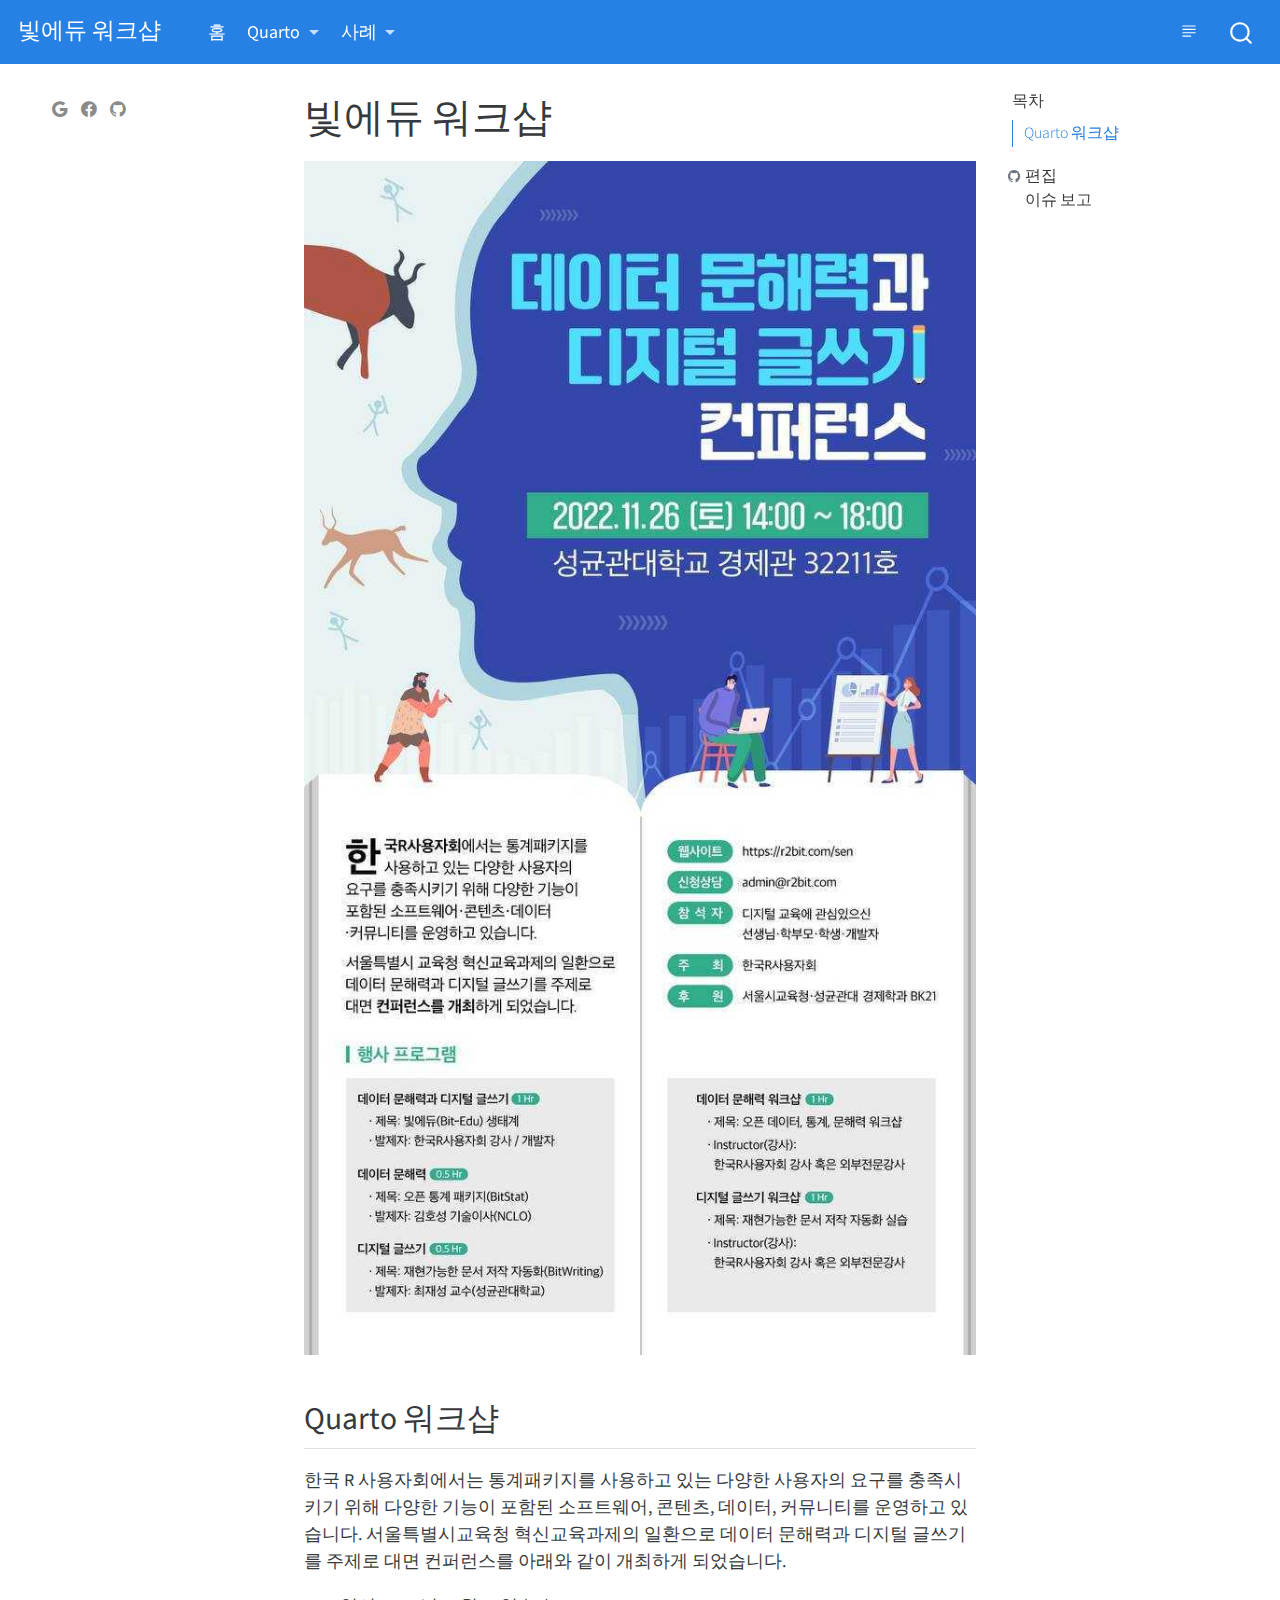
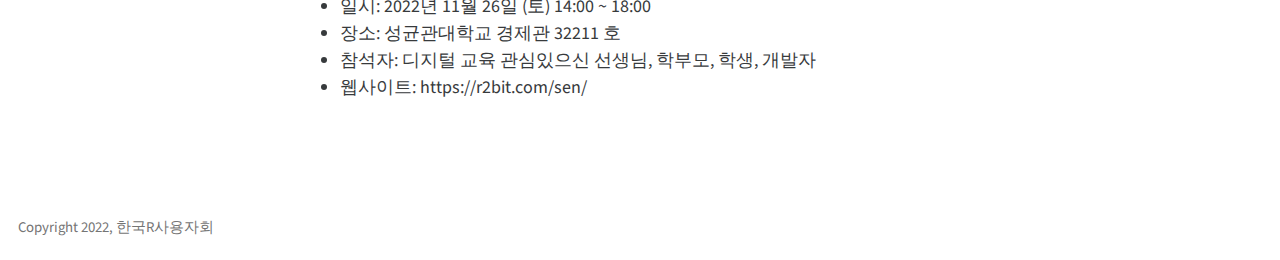
<file: docs/index.html>
<!DOCTYPE html>
<html xmlns="http://www.w3.org/1999/xhtml" lang="kr" xml:lang="kr"><head>

<meta charset="utf-8">
<meta name="generator" content="quarto-1.2.237">

<meta name="viewport" content="width=device-width, initial-scale=1.0, user-scalable=yes">


<title>빛에듀 워크샵</title>
<style>
code{white-space: pre-wrap;}
span.smallcaps{font-variant: small-caps;}
div.columns{display: flex; gap: min(4vw, 1.5em);}
div.column{flex: auto; overflow-x: auto;}
div.hanging-indent{margin-left: 1.5em; text-indent: -1.5em;}
ul.task-list{list-style: none;}
ul.task-list li input[type="checkbox"] {
  width: 0.8em;
  margin: 0 0.8em 0.2em -1.6em;
  vertical-align: middle;
}
</style>


<script src="site_libs/quarto-nav/quarto-nav.js"></script>
<script src="site_libs/quarto-nav/headroom.min.js"></script>
<script src="site_libs/clipboard/clipboard.min.js"></script>
<script src="site_libs/quarto-search/autocomplete.umd.js"></script>
<script src="site_libs/quarto-search/fuse.min.js"></script>
<script src="site_libs/quarto-search/quarto-search.js"></script>
<meta name="quarto:offset" content="./">
<script src="site_libs/quarto-html/quarto.js"></script>
<script src="site_libs/quarto-html/popper.min.js"></script>
<script src="site_libs/quarto-html/tippy.umd.min.js"></script>
<script src="site_libs/quarto-html/anchor.min.js"></script>
<link href="site_libs/quarto-html/tippy.css" rel="stylesheet">
<link href="site_libs/quarto-html/quarto-syntax-highlighting.css" rel="stylesheet" id="quarto-text-highlighting-styles">
<script src="site_libs/bootstrap/bootstrap.min.js"></script>
<link href="site_libs/bootstrap/bootstrap-icons.css" rel="stylesheet">
<link href="site_libs/bootstrap/bootstrap.min.css" rel="stylesheet" id="quarto-bootstrap" data-mode="light">
<script src="site_libs/quarto-contrib/glightbox/glightbox.min.js"></script>
<link href="site_libs/quarto-contrib/glightbox/glightbox.min.css" rel="stylesheet">
<link href="site_libs/quarto-contrib/glightbox/lightbox.css" rel="stylesheet">
<script id="quarto-search-options" type="application/json">{
  "location": "navbar",
  "copy-button": false,
  "collapse-after": 3,
  "panel-placement": "end",
  "type": "overlay",
  "limit": 20,
  "language": {
    "search-no-results-text": "일치 없음",
    "search-matching-documents-text": "일치된 문서",
    "search-copy-link-title": "검색 링크 복사",
    "search-hide-matches-text": "추가 검색 결과 숨기기",
    "search-more-match-text": "추가 검색결과",
    "search-more-matches-text": "추가 검색결과",
    "search-clear-button-title": "제거",
    "search-detached-cancel-button-title": "취소",
    "search-submit-button-title": "검색"
  }
}</script>


<link rel="stylesheet" href="styles.css">
</head>

<body class="nav-sidebar floating nav-fixed">

<div id="quarto-search-results"></div>
  <header id="quarto-header" class="headroom fixed-top">
    <nav class="navbar navbar-expand-lg navbar-dark ">
      <div class="navbar-container container-fluid">
      <div class="navbar-brand-container">
    <a class="navbar-brand" href="./index.html">
    <span class="navbar-title">빛에듀 워크샵</span>
    </a>
  </div>
          <button class="navbar-toggler" type="button" data-bs-toggle="collapse" data-bs-target="#navbarCollapse" aria-controls="navbarCollapse" aria-expanded="false" aria-label="Toggle navigation" onclick="if (window.quartoToggleHeadroom) { window.quartoToggleHeadroom(); }">
  <span class="navbar-toggler-icon"></span>
</button>
          <div class="collapse navbar-collapse" id="navbarCollapse">
            <ul class="navbar-nav navbar-nav-scroll me-auto">
  <li class="nav-item">
    <a class="nav-link active" href="./index.html" aria-current="page">
 <span class="menu-text">홈</span></a>
  </li>  
  <li class="nav-item dropdown ">
    <a class="nav-link dropdown-toggle" href="#" id="nav-menu-quarto" role="button" data-bs-toggle="dropdown" aria-expanded="false">
 <span class="menu-text">Quarto</span>
    </a>
    <ul class="dropdown-menu" aria-labelledby="nav-menu-quarto">    
        <li>
    <a class="dropdown-item" href="https://r2bit.com/quarto/quarto_about.html">
 <span class="dropdown-text">Quarto 소개</span></a>
  </li>  
        <li>
    <a class="dropdown-item" href="https://r2bit.com/quarto/quarto_install.html">
 <span class="dropdown-text">Quarto 설치/출판</span></a>
  </li>  
        <li>
    <a class="dropdown-item" href="./setup.html">
 <span class="dropdown-text">워크샵 실습</span></a>
  </li>  
    </ul>
  </li>
  <li class="nav-item dropdown ">
    <a class="nav-link dropdown-toggle" href="#" id="nav-menu-" role="button" data-bs-toggle="dropdown" aria-expanded="false">
 <span class="menu-text">사례</span>
    </a>
    <ul class="dropdown-menu" aria-labelledby="nav-menu-">    
        <li>
    <a class="dropdown-item" href="https://r2bit.com/quarto/quarto_blog.html">
 <span class="dropdown-text">블로그</span></a>
  </li>  
        <li>
    <a class="dropdown-item" href="https://r2bit.com/bitBook/">
 <span class="dropdown-text">전자책</span></a>
  </li>  
        <li>
    <a class="dropdown-item" href="https://r2bit.com/bitSlide/">
 <span class="dropdown-text">PPT 파워포인트</span></a>
  </li>  
        <li>
    <a class="dropdown-item" href="https://pkgs.rstudio.com/flexdashboard/">
 <span class="dropdown-text">대쉬보드</span></a>
  </li>  
        <li class="dropdown-header">…</li>
    </ul>
  </li>
</ul>
              <div class="quarto-toggle-container">
                  <a href="" class="quarto-reader-toggle nav-link" onclick="window.quartoToggleReader(); return false;" title="Toggle reader mode">
  <div class="quarto-reader-toggle-btn">
  <i class="bi"></i>
  </div>
</a>
              </div>
              <div id="quarto-search" class="" title="Search"></div>
          </div> <!-- /navcollapse -->
      </div> <!-- /container-fluid -->
    </nav>
  <nav class="quarto-secondary-nav" data-bs-toggle="collapse" data-bs-target="#quarto-sidebar" aria-controls="quarto-sidebar" aria-expanded="false" aria-label="Toggle sidebar navigation" onclick="if (window.quartoToggleHeadroom) { window.quartoToggleHeadroom(); }">
    <div class="container-fluid d-flex justify-content-between">
      <h1 class="quarto-secondary-nav-title">빛에듀 워크샵</h1>
      <button type="button" class="quarto-btn-toggle btn" aria-label="Show secondary navigation">
        <i class="bi bi-chevron-right"></i>
      </button>
    </div>
  </nav>
</header>
<!-- content -->
<div id="quarto-content" class="quarto-container page-columns page-rows-contents page-layout-article page-navbar">
<!-- sidebar -->
  <nav id="quarto-sidebar" class="sidebar collapse sidebar-navigation floating overflow-auto">
        <div class="sidebar-tools-main tools-wide">
    <a href="http://r2bit.com/" title="" class="sidebar-tool px-1"><i class="bi bi-google"></i></a>
    <a href="https://www.facebook.com/groups/tidyverse" title="" class="sidebar-tool px-1"><i class="bi bi-facebook"></i></a>
    <a href="" title="" id="sidebar-tool-dropdown-0" class="sidebar-tool dropdown-toggle px-1" data-bs-toggle="dropdown" aria-expanded="false"><i class="bi bi-github"></i></a>
    <ul class="dropdown-menu" aria-labelledby="sidebar-tool-dropdown-0">
        <li>
          <a class="dropdown-item sidebar-tools-main-item" href="https://github.com/bit2r/workshop">
          소스코드
          </a>
        </li>
        <li>
          <a class="dropdown-item sidebar-tools-main-item" href="https://github.com/bit2r/workshop/issues">
          이슈
          </a>
        </li>
    </ul>
</div>
</nav>
<!-- margin-sidebar -->
    <div id="quarto-margin-sidebar" class="sidebar margin-sidebar">
        <nav id="TOC" role="doc-toc" class="toc-active">
    <h2 id="toc-title">목차</h2>
   
  <ul>
  <li><a href="#quarto-워크샵" id="toc-quarto-워크샵" class="nav-link active" data-scroll-target="#quarto-워크샵">Quarto 워크샵</a></li>
  </ul>
<div class="toc-actions"><div><i class="bi bi-github"></i></div><div class="action-links"><p><a href="https://github.com/bit2r/workshop/edit/main/index.qmd" class="toc-action">편집</a></p><p><a href="https://github.com/bit2r/workshop/issues/new" class="toc-action">이슈 보고</a></p></div></div></nav>
    </div>
<!-- main -->
<main class="content" id="quarto-document-content">

<header id="title-block-header" class="quarto-title-block default">
<div class="quarto-title">
<h1 class="title d-none d-lg-block">빛에듀 워크샵</h1>
</div>



<div class="quarto-title-meta">

    
  
    
  </div>
  

</header>

<div class="quarto-figure quarto-figure-center">
<figure class="figure">
<p><a href="image/conf_poster.jpg" class="lightbox" data-gallery="quarto-lightbox-gallery-1"><img src="image/conf_poster.jpg" class="img-fluid figure-img"></a></p>
</figure>
</div>
<section id="quarto-워크샵" class="level2">
<h2 class="anchored" data-anchor-id="quarto-워크샵">Quarto 워크샵</h2>
<p>한국 R 사용자회에서는 통계패키지를 사용하고 있는 다양한 사용자의 요구를 충족시키기 위해 다양한 기능이 포함된 소프트웨어, 콘텐츠, 데이터, 커뮤니티를 운영하고 있습니다. 서울특별시교육청 혁신교육과제의 일환으로 데이터 문해력과 디지털 글쓰기를 주제로 대면 컨퍼런스를 아래와 같이 개최하게 되었습니다.</p>
<ul>
<li>일시: 2022년 11월 26일 (토) 14:00 ~ 18:00</li>
<li>장소: 성균관대학교 경제관 32211 호</li>
<li>참석자: 디지털 교육 관심있으신 선생님, 학부모, 학생, 개발자</li>
<li>웹사이트: https://r2bit.com/sen/</li>
</ul>


</section>

</main> <!-- /main -->
<script id="quarto-html-after-body" type="application/javascript">
window.document.addEventListener("DOMContentLoaded", function (event) {
  const toggleBodyColorMode = (bsSheetEl) => {
    const mode = bsSheetEl.getAttribute("data-mode");
    const bodyEl = window.document.querySelector("body");
    if (mode === "dark") {
      bodyEl.classList.add("quarto-dark");
      bodyEl.classList.remove("quarto-light");
    } else {
      bodyEl.classList.add("quarto-light");
      bodyEl.classList.remove("quarto-dark");
    }
  }
  const toggleBodyColorPrimary = () => {
    const bsSheetEl = window.document.querySelector("link#quarto-bootstrap");
    if (bsSheetEl) {
      toggleBodyColorMode(bsSheetEl);
    }
  }
  toggleBodyColorPrimary();  
  const icon = "";
  const anchorJS = new window.AnchorJS();
  anchorJS.options = {
    placement: 'right',
    icon: icon
  };
  anchorJS.add('.anchored');
  const clipboard = new window.ClipboardJS('.code-copy-button', {
    target: function(trigger) {
      return trigger.previousElementSibling;
    }
  });
  clipboard.on('success', function(e) {
    // button target
    const button = e.trigger;
    // don't keep focus
    button.blur();
    // flash "checked"
    button.classList.add('code-copy-button-checked');
    var currentTitle = button.getAttribute("title");
    button.setAttribute("title", "복사완료!");
    let tooltip;
    if (window.bootstrap) {
      button.setAttribute("data-bs-toggle", "tooltip");
      button.setAttribute("data-bs-placement", "left");
      button.setAttribute("data-bs-title", "복사완료!");
      tooltip = new bootstrap.Tooltip(button, 
        { trigger: "manual", 
          customClass: "code-copy-button-tooltip",
          offset: [0, -8]});
      tooltip.show();    
    }
    setTimeout(function() {
      if (tooltip) {
        tooltip.hide();
        button.removeAttribute("data-bs-title");
        button.removeAttribute("data-bs-toggle");
        button.removeAttribute("data-bs-placement");
      }
      button.setAttribute("title", currentTitle);
      button.classList.remove('code-copy-button-checked');
    }, 1000);
    // clear code selection
    e.clearSelection();
  });
  function tippyHover(el, contentFn) {
    const config = {
      allowHTML: true,
      content: contentFn,
      maxWidth: 500,
      delay: 100,
      arrow: false,
      appendTo: function(el) {
          return el.parentElement;
      },
      interactive: true,
      interactiveBorder: 10,
      theme: 'quarto',
      placement: 'bottom-start'
    };
    window.tippy(el, config); 
  }
  const noterefs = window.document.querySelectorAll('a[role="doc-noteref"]');
  for (var i=0; i<noterefs.length; i++) {
    const ref = noterefs[i];
    tippyHover(ref, function() {
      // use id or data attribute instead here
      let href = ref.getAttribute('data-footnote-href') || ref.getAttribute('href');
      try { href = new URL(href).hash; } catch {}
      const id = href.replace(/^#\/?/, "");
      const note = window.document.getElementById(id);
      return note.innerHTML;
    });
  }
  const findCites = (el) => {
    const parentEl = el.parentElement;
    if (parentEl) {
      const cites = parentEl.dataset.cites;
      if (cites) {
        return {
          el,
          cites: cites.split(' ')
        };
      } else {
        return findCites(el.parentElement)
      }
    } else {
      return undefined;
    }
  };
  var bibliorefs = window.document.querySelectorAll('a[role="doc-biblioref"]');
  for (var i=0; i<bibliorefs.length; i++) {
    const ref = bibliorefs[i];
    const citeInfo = findCites(ref);
    if (citeInfo) {
      tippyHover(citeInfo.el, function() {
        var popup = window.document.createElement('div');
        citeInfo.cites.forEach(function(cite) {
          var citeDiv = window.document.createElement('div');
          citeDiv.classList.add('hanging-indent');
          citeDiv.classList.add('csl-entry');
          var biblioDiv = window.document.getElementById('ref-' + cite);
          if (biblioDiv) {
            citeDiv.innerHTML = biblioDiv.innerHTML;
          }
          popup.appendChild(citeDiv);
        });
        return popup.innerHTML;
      });
    }
  }
});
</script>
</div> <!-- /content -->
<footer class="footer">
  <div class="nav-footer">
    <div class="nav-footer-left">Copyright 2022, 한국R사용자회</div>   
  </div>
</footer>
<script>var lightboxQuarto = GLightbox({"loop":true,"openEffect":"zoom","descPosition":"bottom","selector":".lightbox","closeEffect":"zoom"});</script>



</body></html>
</file>
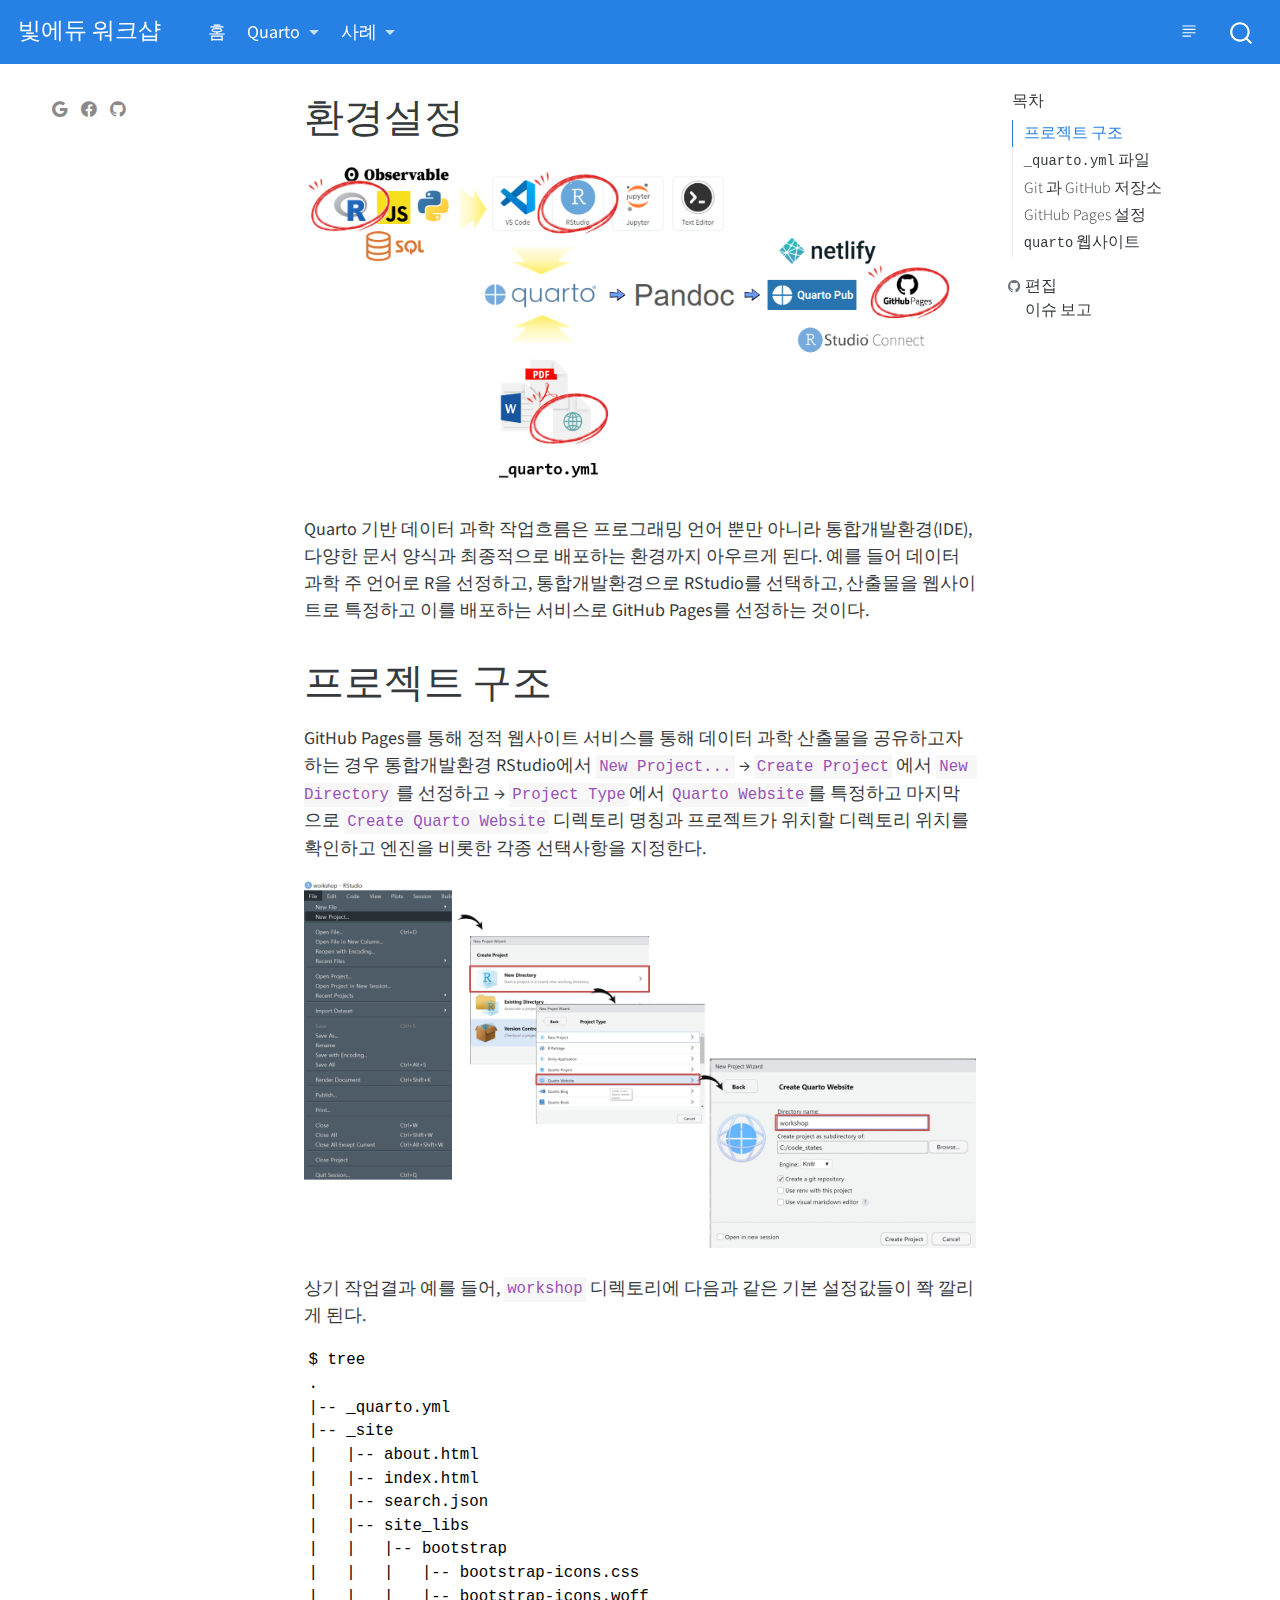
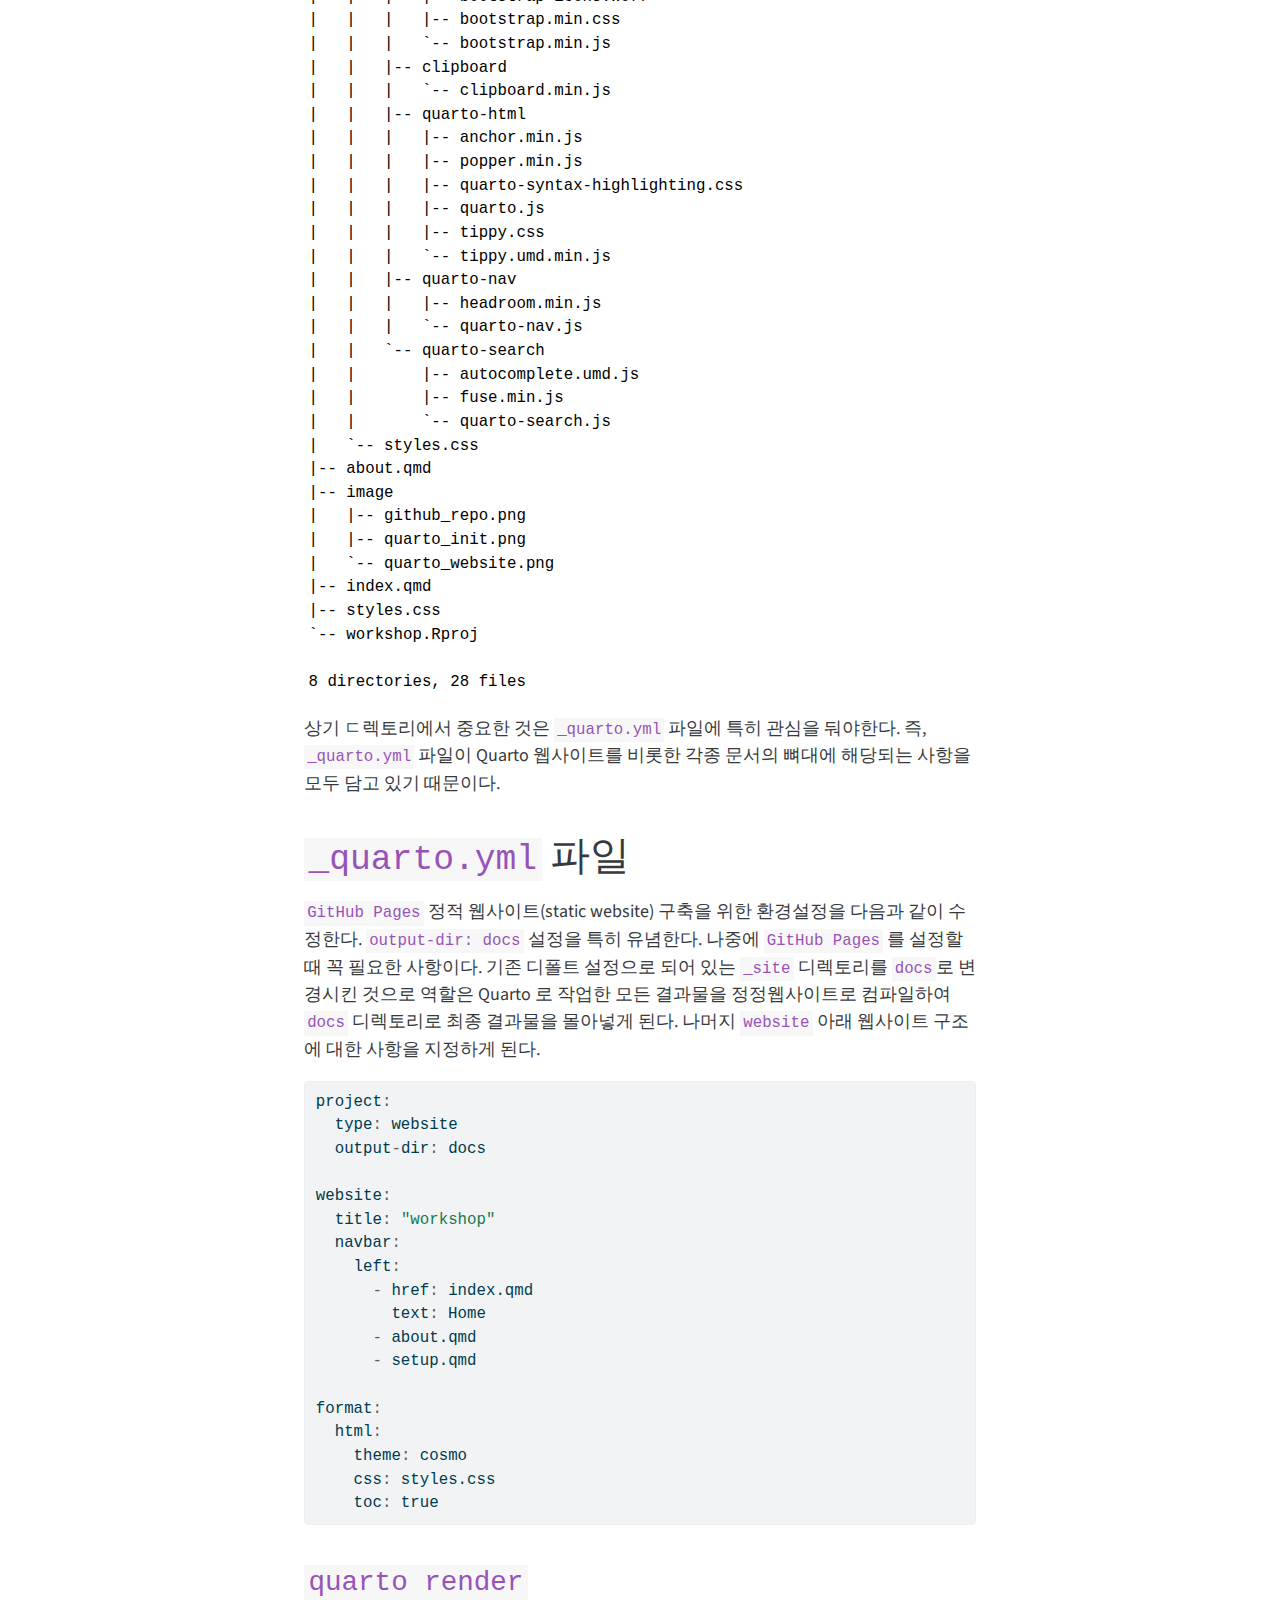
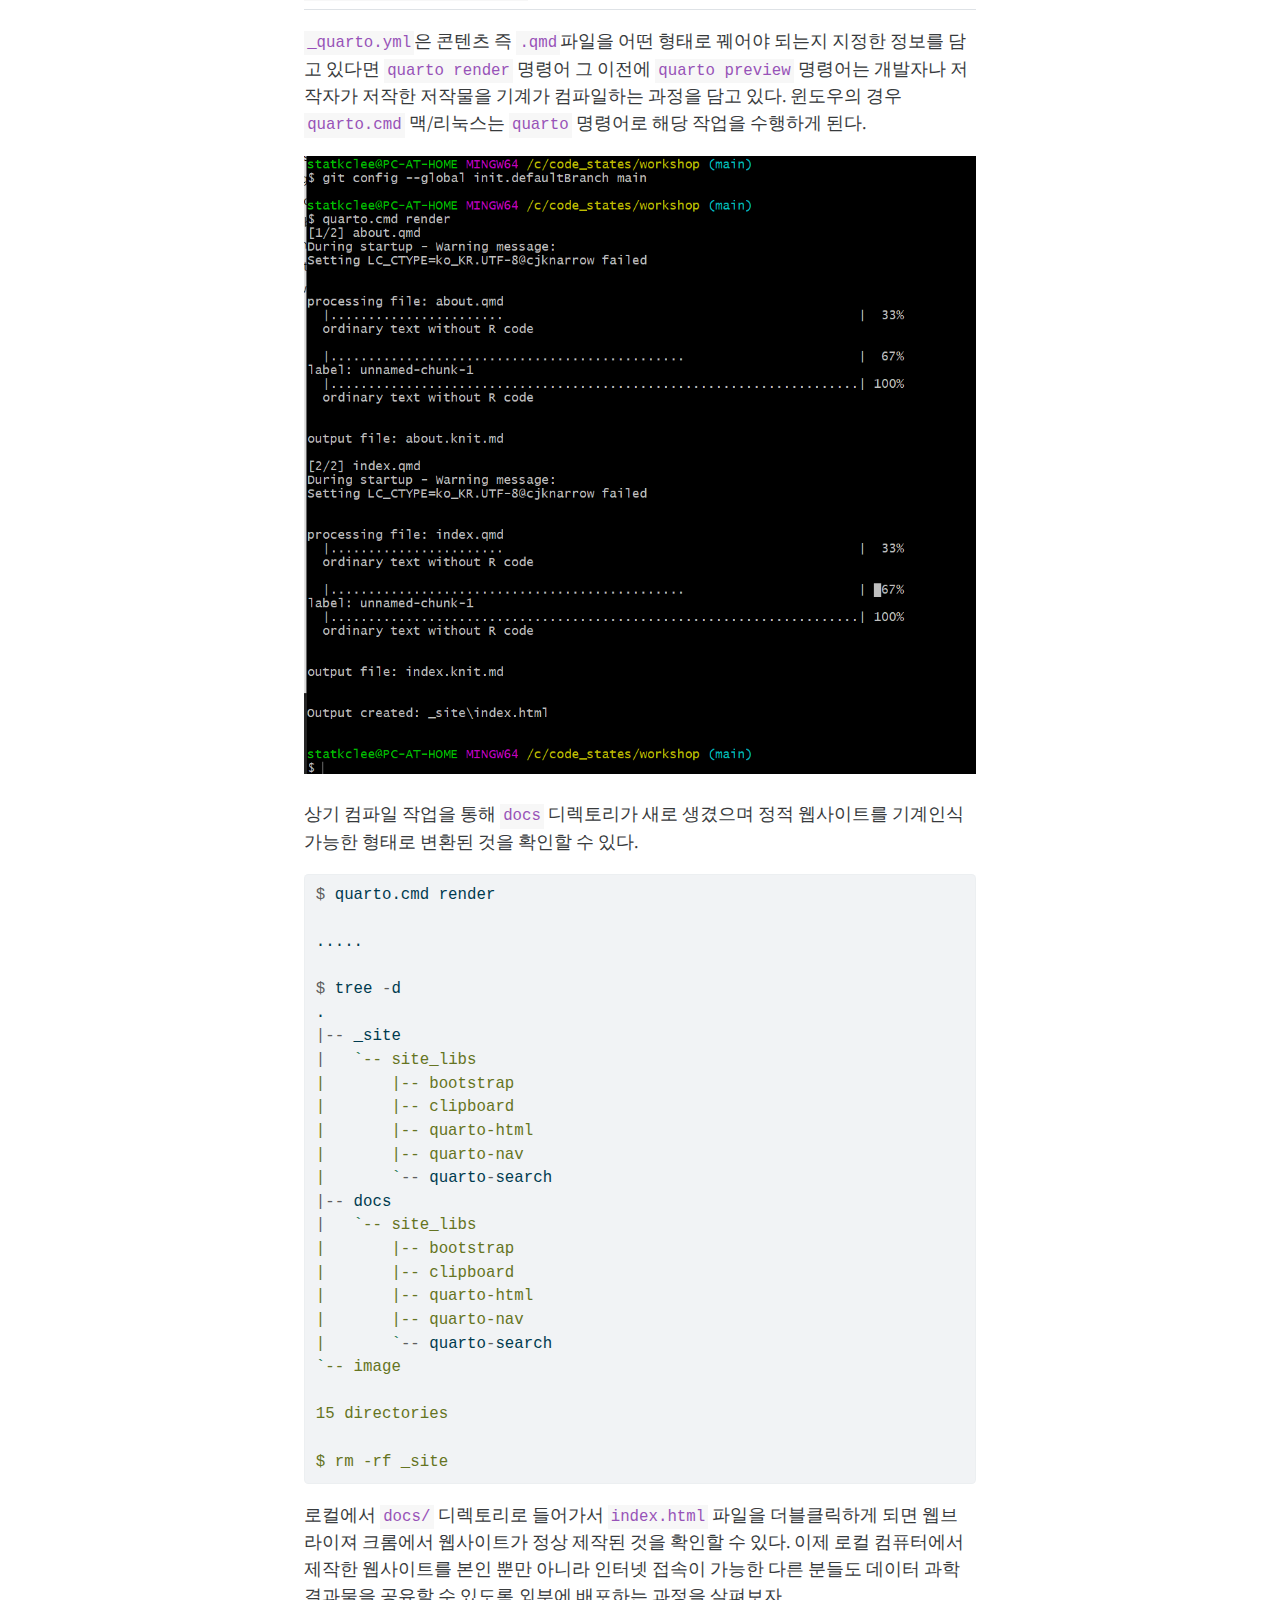
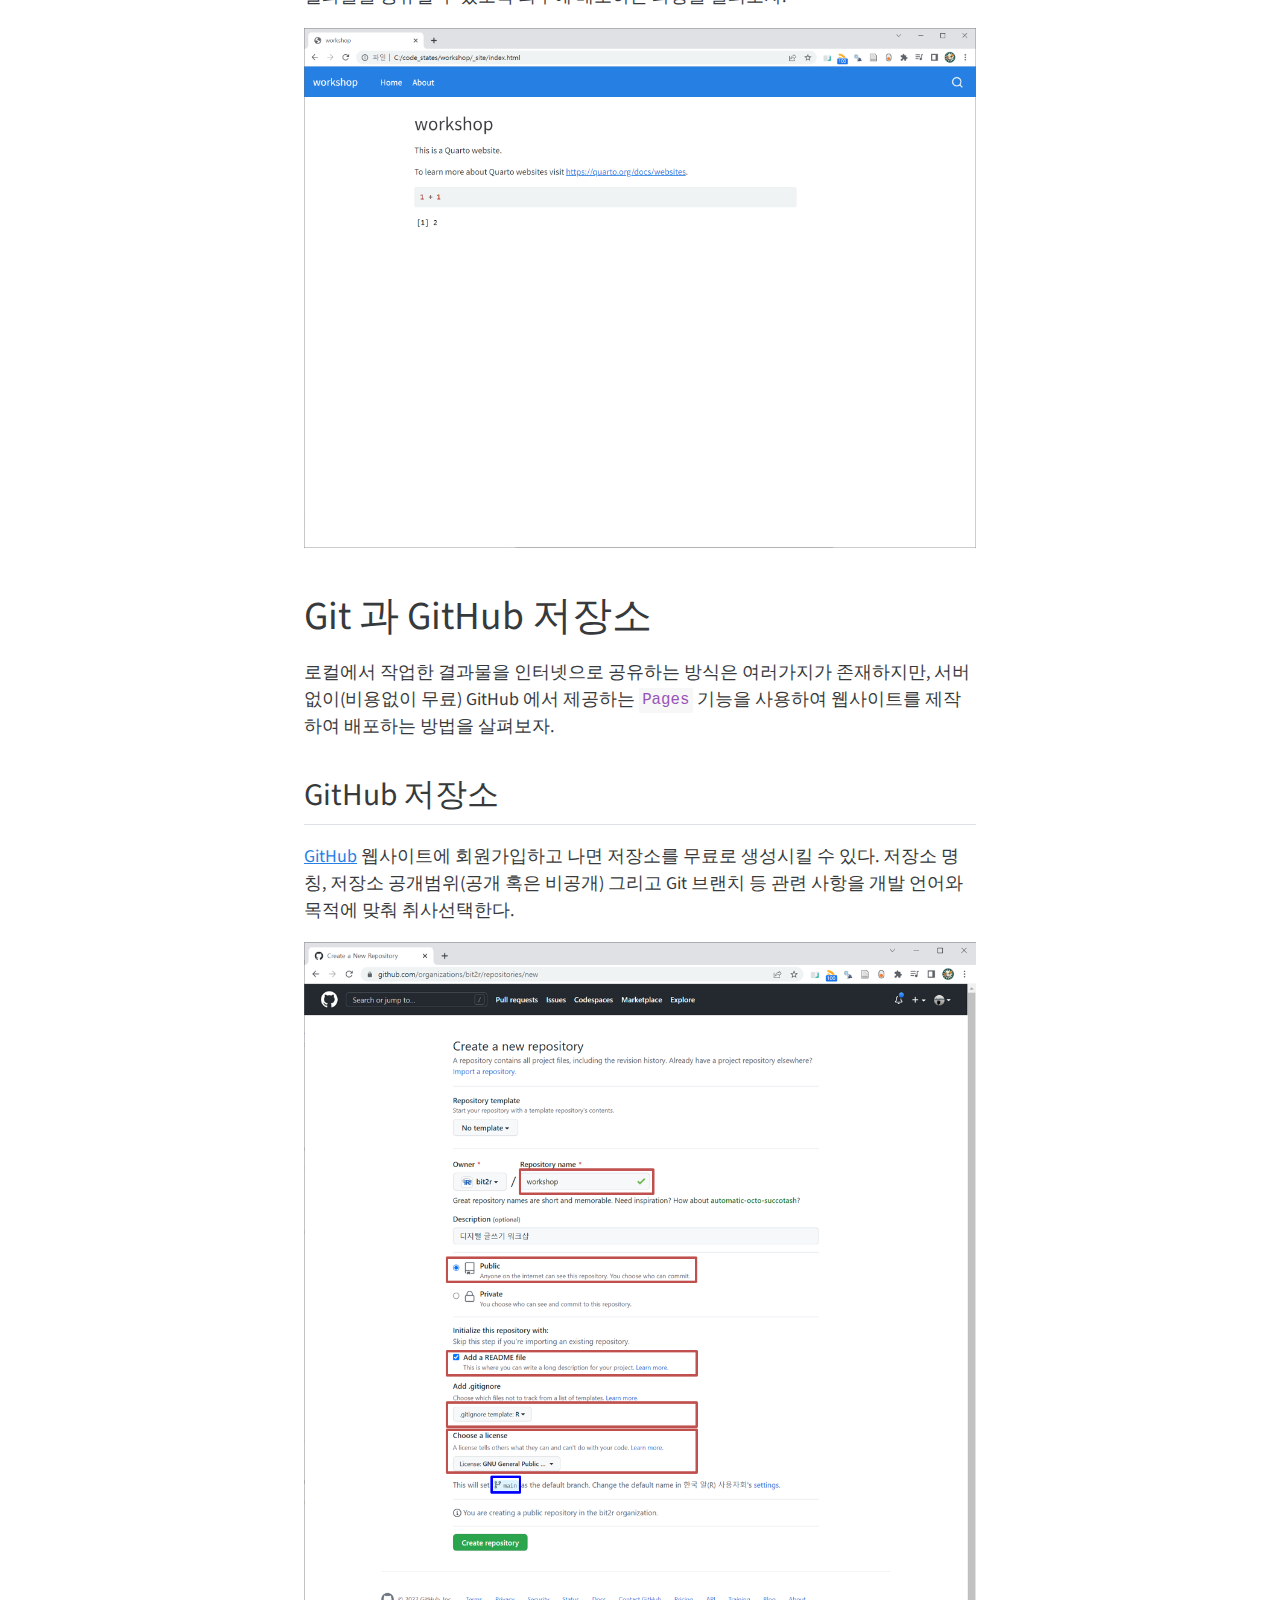
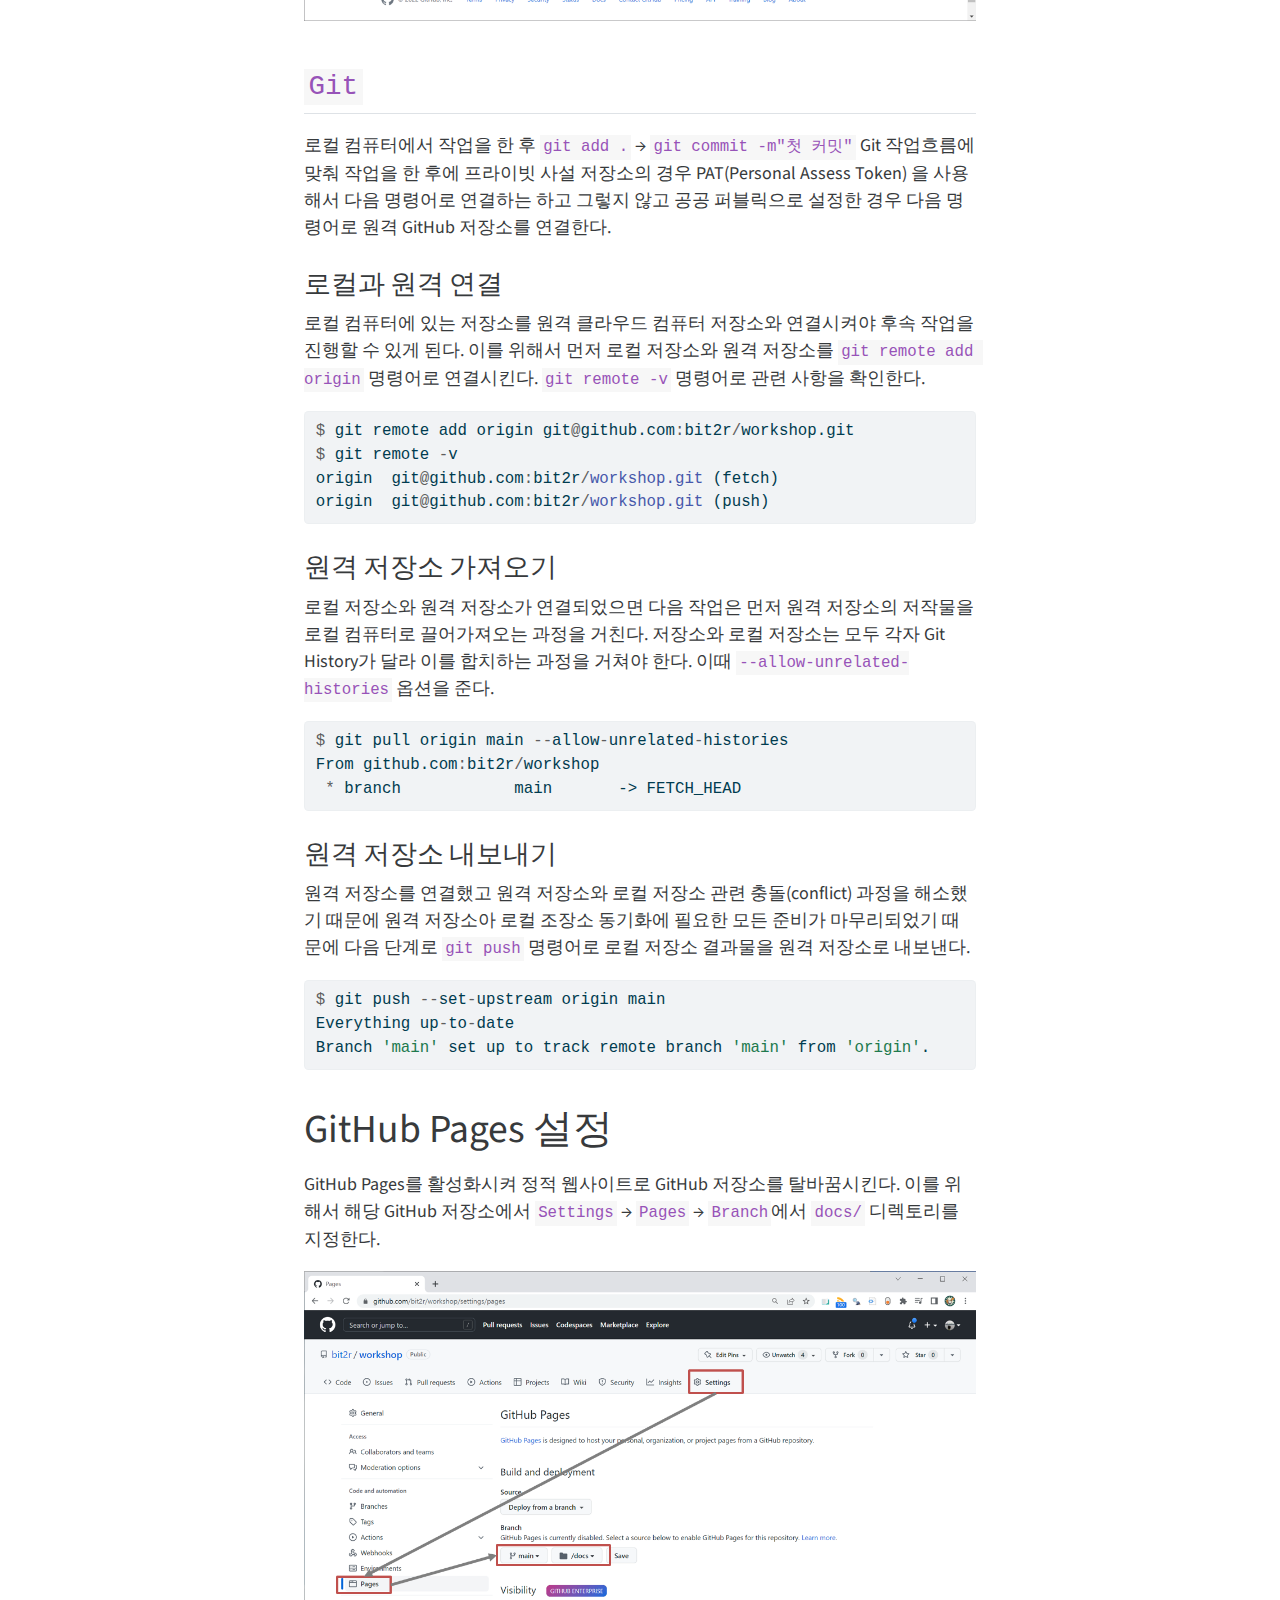
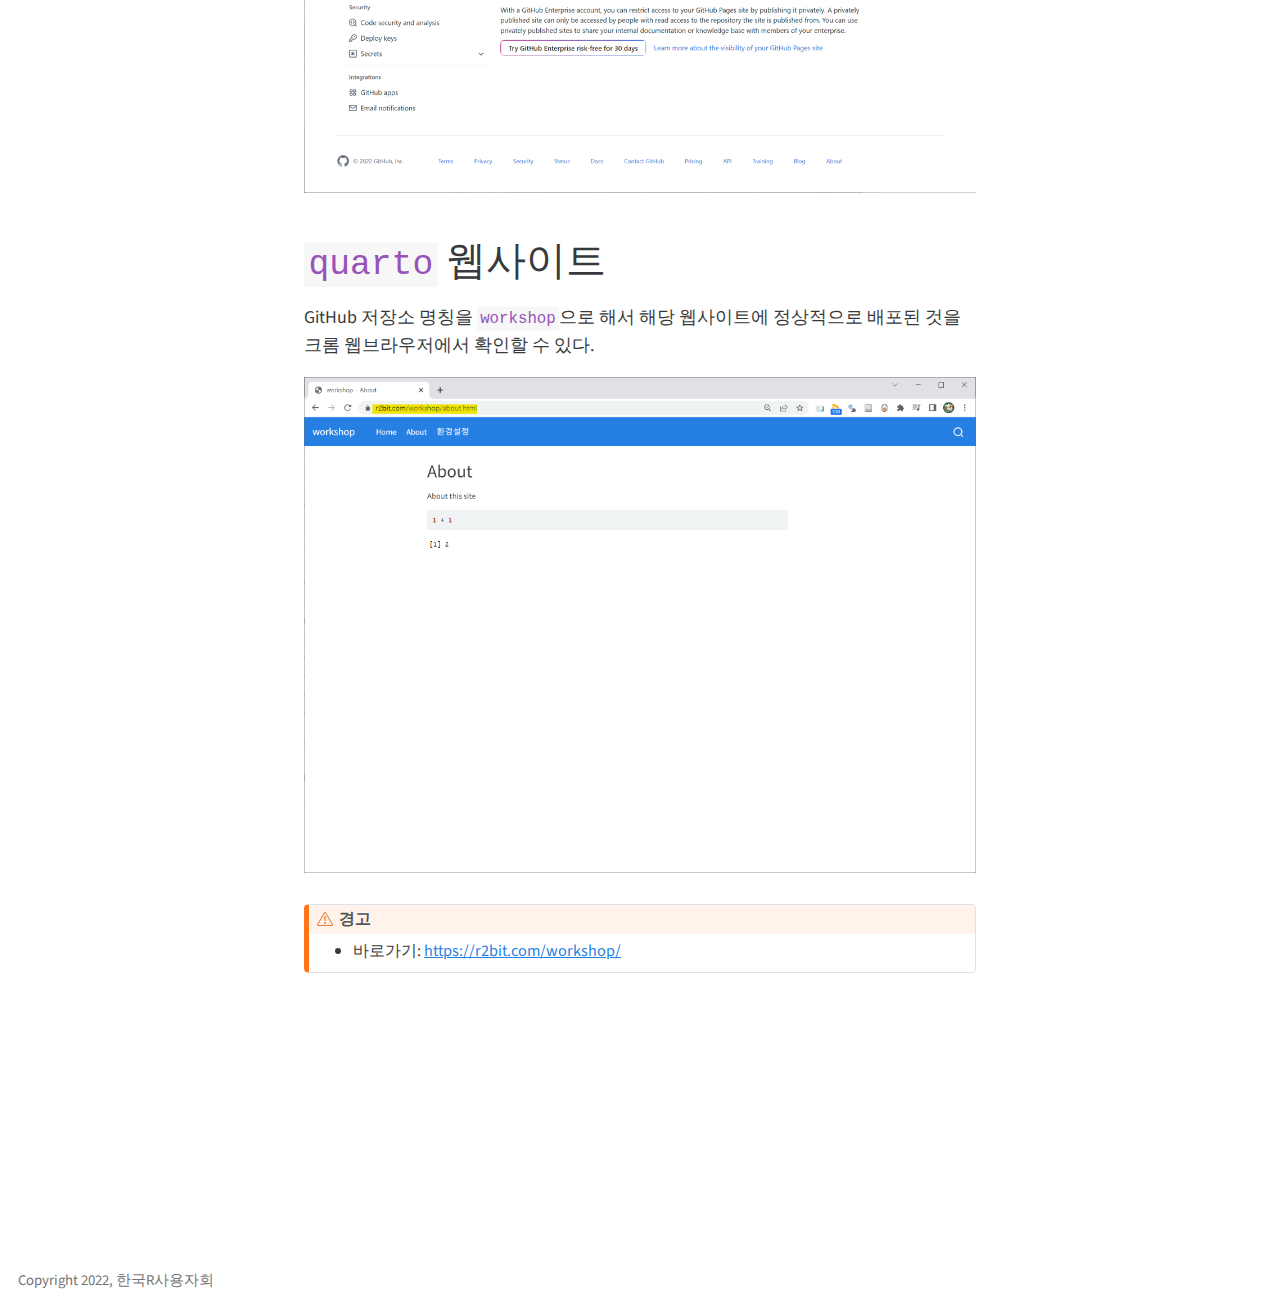
<file: docs/setup.html>
<!DOCTYPE html>
<html xmlns="http://www.w3.org/1999/xhtml" lang="kr" xml:lang="kr"><head>

<meta charset="utf-8">
<meta name="generator" content="quarto-1.2.237">

<meta name="viewport" content="width=device-width, initial-scale=1.0, user-scalable=yes">


<title>빛에듀 워크샵 - 환경설정</title>
<style>
code{white-space: pre-wrap;}
span.smallcaps{font-variant: small-caps;}
div.columns{display: flex; gap: min(4vw, 1.5em);}
div.column{flex: auto; overflow-x: auto;}
div.hanging-indent{margin-left: 1.5em; text-indent: -1.5em;}
ul.task-list{list-style: none;}
ul.task-list li input[type="checkbox"] {
  width: 0.8em;
  margin: 0 0.8em 0.2em -1.6em;
  vertical-align: middle;
}
pre > code.sourceCode { white-space: pre; position: relative; }
pre > code.sourceCode > span { display: inline-block; line-height: 1.25; }
pre > code.sourceCode > span:empty { height: 1.2em; }
.sourceCode { overflow: visible; }
code.sourceCode > span { color: inherit; text-decoration: inherit; }
div.sourceCode { margin: 1em 0; }
pre.sourceCode { margin: 0; }
@media screen {
div.sourceCode { overflow: auto; }
}
@media print {
pre > code.sourceCode { white-space: pre-wrap; }
pre > code.sourceCode > span { text-indent: -5em; padding-left: 5em; }
}
pre.numberSource code
  { counter-reset: source-line 0; }
pre.numberSource code > span
  { position: relative; left: -4em; counter-increment: source-line; }
pre.numberSource code > span > a:first-child::before
  { content: counter(source-line);
    position: relative; left: -1em; text-align: right; vertical-align: baseline;
    border: none; display: inline-block;
    -webkit-touch-callout: none; -webkit-user-select: none;
    -khtml-user-select: none; -moz-user-select: none;
    -ms-user-select: none; user-select: none;
    padding: 0 4px; width: 4em;
    color: #aaaaaa;
  }
pre.numberSource { margin-left: 3em; border-left: 1px solid #aaaaaa;  padding-left: 4px; }
div.sourceCode
  {   }
@media screen {
pre > code.sourceCode > span > a:first-child::before { text-decoration: underline; }
}
code span.al { color: #ff0000; font-weight: bold; } /* Alert */
code span.an { color: #60a0b0; font-weight: bold; font-style: italic; } /* Annotation */
code span.at { color: #7d9029; } /* Attribute */
code span.bn { color: #40a070; } /* BaseN */
code span.bu { color: #008000; } /* BuiltIn */
code span.cf { color: #007020; font-weight: bold; } /* ControlFlow */
code span.ch { color: #4070a0; } /* Char */
code span.cn { color: #880000; } /* Constant */
code span.co { color: #60a0b0; font-style: italic; } /* Comment */
code span.cv { color: #60a0b0; font-weight: bold; font-style: italic; } /* CommentVar */
code span.do { color: #ba2121; font-style: italic; } /* Documentation */
code span.dt { color: #902000; } /* DataType */
code span.dv { color: #40a070; } /* DecVal */
code span.er { color: #ff0000; font-weight: bold; } /* Error */
code span.ex { } /* Extension */
code span.fl { color: #40a070; } /* Float */
code span.fu { color: #06287e; } /* Function */
code span.im { color: #008000; font-weight: bold; } /* Import */
code span.in { color: #60a0b0; font-weight: bold; font-style: italic; } /* Information */
code span.kw { color: #007020; font-weight: bold; } /* Keyword */
code span.op { color: #666666; } /* Operator */
code span.ot { color: #007020; } /* Other */
code span.pp { color: #bc7a00; } /* Preprocessor */
code span.sc { color: #4070a0; } /* SpecialChar */
code span.ss { color: #bb6688; } /* SpecialString */
code span.st { color: #4070a0; } /* String */
code span.va { color: #19177c; } /* Variable */
code span.vs { color: #4070a0; } /* VerbatimString */
code span.wa { color: #60a0b0; font-weight: bold; font-style: italic; } /* Warning */
</style>


<script src="site_libs/quarto-nav/quarto-nav.js"></script>
<script src="site_libs/quarto-nav/headroom.min.js"></script>
<script src="site_libs/clipboard/clipboard.min.js"></script>
<script src="site_libs/quarto-search/autocomplete.umd.js"></script>
<script src="site_libs/quarto-search/fuse.min.js"></script>
<script src="site_libs/quarto-search/quarto-search.js"></script>
<meta name="quarto:offset" content="./">
<script src="site_libs/quarto-html/quarto.js"></script>
<script src="site_libs/quarto-html/popper.min.js"></script>
<script src="site_libs/quarto-html/tippy.umd.min.js"></script>
<script src="site_libs/quarto-html/anchor.min.js"></script>
<link href="site_libs/quarto-html/tippy.css" rel="stylesheet">
<link href="site_libs/quarto-html/quarto-syntax-highlighting.css" rel="stylesheet" id="quarto-text-highlighting-styles">
<script src="site_libs/bootstrap/bootstrap.min.js"></script>
<link href="site_libs/bootstrap/bootstrap-icons.css" rel="stylesheet">
<link href="site_libs/bootstrap/bootstrap.min.css" rel="stylesheet" id="quarto-bootstrap" data-mode="light">
<script src="site_libs/quarto-contrib/glightbox/glightbox.min.js"></script>
<link href="site_libs/quarto-contrib/glightbox/glightbox.min.css" rel="stylesheet">
<link href="site_libs/quarto-contrib/glightbox/lightbox.css" rel="stylesheet">
<script id="quarto-search-options" type="application/json">{
  "location": "navbar",
  "copy-button": false,
  "collapse-after": 3,
  "panel-placement": "end",
  "type": "overlay",
  "limit": 20,
  "language": {
    "search-no-results-text": "일치 없음",
    "search-matching-documents-text": "일치된 문서",
    "search-copy-link-title": "검색 링크 복사",
    "search-hide-matches-text": "추가 검색 결과 숨기기",
    "search-more-match-text": "추가 검색결과",
    "search-more-matches-text": "추가 검색결과",
    "search-clear-button-title": "제거",
    "search-detached-cancel-button-title": "취소",
    "search-submit-button-title": "검색"
  }
}</script>


<link rel="stylesheet" href="styles.css">
</head>

<body class="nav-sidebar floating nav-fixed">

<div id="quarto-search-results"></div>
  <header id="quarto-header" class="headroom fixed-top">
    <nav class="navbar navbar-expand-lg navbar-dark ">
      <div class="navbar-container container-fluid">
      <div class="navbar-brand-container">
    <a class="navbar-brand" href="./index.html">
    <span class="navbar-title">빛에듀 워크샵</span>
    </a>
  </div>
          <button class="navbar-toggler" type="button" data-bs-toggle="collapse" data-bs-target="#navbarCollapse" aria-controls="navbarCollapse" aria-expanded="false" aria-label="Toggle navigation" onclick="if (window.quartoToggleHeadroom) { window.quartoToggleHeadroom(); }">
  <span class="navbar-toggler-icon"></span>
</button>
          <div class="collapse navbar-collapse" id="navbarCollapse">
            <ul class="navbar-nav navbar-nav-scroll me-auto">
  <li class="nav-item">
    <a class="nav-link" href="./index.html">
 <span class="menu-text">홈</span></a>
  </li>  
  <li class="nav-item dropdown ">
    <a class="nav-link dropdown-toggle" href="#" id="nav-menu-quarto" role="button" data-bs-toggle="dropdown" aria-expanded="false">
 <span class="menu-text">Quarto</span>
    </a>
    <ul class="dropdown-menu" aria-labelledby="nav-menu-quarto">    
        <li>
    <a class="dropdown-item" href="https://r2bit.com/quarto/quarto_about.html">
 <span class="dropdown-text">Quarto 소개</span></a>
  </li>  
        <li>
    <a class="dropdown-item" href="https://r2bit.com/quarto/quarto_install.html">
 <span class="dropdown-text">Quarto 설치/출판</span></a>
  </li>  
        <li>
    <a class="dropdown-item" href="./setup.html">
 <span class="dropdown-text">워크샵 실습</span></a>
  </li>  
    </ul>
  </li>
  <li class="nav-item dropdown ">
    <a class="nav-link dropdown-toggle" href="#" id="nav-menu-" role="button" data-bs-toggle="dropdown" aria-expanded="false">
 <span class="menu-text">사례</span>
    </a>
    <ul class="dropdown-menu" aria-labelledby="nav-menu-">    
        <li>
    <a class="dropdown-item" href="https://r2bit.com/quarto/quarto_blog.html">
 <span class="dropdown-text">블로그</span></a>
  </li>  
        <li>
    <a class="dropdown-item" href="https://r2bit.com/bitBook/">
 <span class="dropdown-text">전자책</span></a>
  </li>  
        <li>
    <a class="dropdown-item" href="https://r2bit.com/bitSlide/">
 <span class="dropdown-text">PPT 파워포인트</span></a>
  </li>  
        <li>
    <a class="dropdown-item" href="https://pkgs.rstudio.com/flexdashboard/">
 <span class="dropdown-text">대쉬보드</span></a>
  </li>  
        <li class="dropdown-header">…</li>
    </ul>
  </li>
</ul>
              <div class="quarto-toggle-container">
                  <a href="" class="quarto-reader-toggle nav-link active" onclick="window.quartoToggleReader(); return false;" title="Toggle reader mode" aria-current="page">
  <div class="quarto-reader-toggle-btn">
  <i class="bi"></i>
  </div>
</a>
              </div>
              <div id="quarto-search" class="" title="Search"></div>
          </div> <!-- /navcollapse -->
      </div> <!-- /container-fluid -->
    </nav>
  <nav class="quarto-secondary-nav" data-bs-toggle="collapse" data-bs-target="#quarto-sidebar" aria-controls="quarto-sidebar" aria-expanded="false" aria-label="Toggle sidebar navigation" onclick="if (window.quartoToggleHeadroom) { window.quartoToggleHeadroom(); }">
    <div class="container-fluid d-flex justify-content-between">
      <h1 class="quarto-secondary-nav-title">환경설정</h1>
      <button type="button" class="quarto-btn-toggle btn" aria-label="Show secondary navigation">
        <i class="bi bi-chevron-right"></i>
      </button>
    </div>
  </nav>
</header>
<!-- content -->
<div id="quarto-content" class="quarto-container page-columns page-rows-contents page-layout-article page-navbar">
<!-- sidebar -->
  <nav id="quarto-sidebar" class="sidebar collapse sidebar-navigation floating overflow-auto">
        <div class="sidebar-tools-main tools-wide">
    <a href="http://r2bit.com/" title="" class="sidebar-tool px-1"><i class="bi bi-google"></i></a>
    <a href="https://www.facebook.com/groups/tidyverse" title="" class="sidebar-tool px-1"><i class="bi bi-facebook"></i></a>
    <a href="" title="" id="sidebar-tool-dropdown-0" class="sidebar-tool dropdown-toggle px-1" data-bs-toggle="dropdown" aria-expanded="false"><i class="bi bi-github"></i></a>
    <ul class="dropdown-menu" aria-labelledby="sidebar-tool-dropdown-0">
        <li>
          <a class="dropdown-item sidebar-tools-main-item" href="https://github.com/bit2r/workshop">
          소스코드
          </a>
        </li>
        <li>
          <a class="dropdown-item sidebar-tools-main-item" href="https://github.com/bit2r/workshop/issues">
          이슈
          </a>
        </li>
    </ul>
</div>
</nav>
<!-- margin-sidebar -->
    <div id="quarto-margin-sidebar" class="sidebar margin-sidebar">
        <nav id="TOC" role="doc-toc" class="toc-active">
    <h2 id="toc-title">목차</h2>
   
  <ul>
  <li><a href="#프로젝트-구조" id="toc-프로젝트-구조" class="nav-link active" data-scroll-target="#프로젝트-구조">프로젝트 구조</a></li>
  <li><a href="#quarto.yml-파일" id="toc-quarto.yml-파일" class="nav-link" data-scroll-target="#quarto.yml-파일"><code>_quarto.yml</code> 파일</a>
  <ul class="collapse">
  <li><a href="#quarto-render" id="toc-quarto-render" class="nav-link" data-scroll-target="#quarto-render"><code>quarto render</code></a></li>
  </ul></li>
  <li><a href="#git-과-github-저장소" id="toc-git-과-github-저장소" class="nav-link" data-scroll-target="#git-과-github-저장소">Git 과 GitHub 저장소</a>
  <ul class="collapse">
  <li><a href="#github-저장소" id="toc-github-저장소" class="nav-link" data-scroll-target="#github-저장소">GitHub 저장소</a></li>
  <li><a href="#git" id="toc-git" class="nav-link" data-scroll-target="#git"><code>Git</code></a>
  <ul class="collapse">
  <li><a href="#로컬과-원격-연결" id="toc-로컬과-원격-연결" class="nav-link" data-scroll-target="#로컬과-원격-연결">로컬과 원격 연결</a></li>
  <li><a href="#원격-저장소-가져오기" id="toc-원격-저장소-가져오기" class="nav-link" data-scroll-target="#원격-저장소-가져오기">원격 저장소 가져오기</a></li>
  <li><a href="#원격-저장소-내보내기" id="toc-원격-저장소-내보내기" class="nav-link" data-scroll-target="#원격-저장소-내보내기">원격 저장소 내보내기</a></li>
  </ul></li>
  </ul></li>
  <li><a href="#github-pages-설정" id="toc-github-pages-설정" class="nav-link" data-scroll-target="#github-pages-설정">GitHub Pages 설정</a></li>
  <li><a href="#quarto-웹사이트" id="toc-quarto-웹사이트" class="nav-link" data-scroll-target="#quarto-웹사이트"><code>quarto</code> 웹사이트</a></li>
  </ul>
<div class="toc-actions"><div><i class="bi bi-github"></i></div><div class="action-links"><p><a href="https://github.com/bit2r/workshop/edit/main/setup.qmd" class="toc-action">편집</a></p><p><a href="https://github.com/bit2r/workshop/issues/new" class="toc-action">이슈 보고</a></p></div></div></nav>
    </div>
<!-- main -->
<main class="content" id="quarto-document-content">

<header id="title-block-header" class="quarto-title-block default">
<div class="quarto-title">
<h1 class="title d-none d-lg-block">환경설정</h1>
</div>



<div class="quarto-title-meta">

    
  
    
  </div>
  

</header>

<div class="quarto-figure quarto-figure-center">
<figure class="figure">
<p><a href="image/quarto_workflow.png" class="lightbox" data-gallery="quarto-lightbox-gallery-1"><img src="image/quarto_workflow.png" class="img-fluid figure-img"></a></p>
</figure>
</div>
<p>Quarto 기반 데이터 과학 작업흐름은 프로그래밍 언어 뿐만 아니라 통합개발환경(IDE), 다양한 문서 양식과 최종적으로 배포하는 환경까지 아우르게 된다. 예를 들어 데이터 과학 주 언어로 R을 선정하고, 통합개발환경으로 RStudio를 선택하고, 산출물을 웹사이트로 특정하고 이를 배포하는 서비스로 GitHub Pages를 선정하는 것이다.</p>
<section id="프로젝트-구조" class="level1">
<h1>프로젝트 구조</h1>
<p>GitHub Pages를 통해 정적 웹사이트 서비스를 통해 데이터 과학 산출물을 공유하고자 하는 경우 통합개발환경 RStudio에서 <code>New Project...</code> → <code>Create Project</code> 에서 <code>New Directory</code> 를 선정하고 → <code>Project Type</code>에서 <code>Quarto Website</code>를 특정하고 마지막으로 <code>Create Quarto Website</code> 디렉토리 명칭과 프로젝트가 위치할 디렉토리 위치를 확인하고 엔진을 비롯한 각종 선택사항을 지정한다.</p>
<div class="quarto-figure quarto-figure-center">
<figure class="figure">
<p><a href="image/quarto_website.png" class="lightbox" data-gallery="quarto-lightbox-gallery-2"><img src="image/quarto_website.png" class="img-fluid figure-img"></a></p>
</figure>
</div>
<p>상기 작업결과 예를 들어, <code>workshop</code> 디렉토리에 다음과 같은 기본 설정값들이 쫙 깔리게 된다.</p>
<pre><code>$ tree
.
|-- _quarto.yml
|-- _site
|   |-- about.html
|   |-- index.html
|   |-- search.json
|   |-- site_libs
|   |   |-- bootstrap
|   |   |   |-- bootstrap-icons.css
|   |   |   |-- bootstrap-icons.woff
|   |   |   |-- bootstrap.min.css
|   |   |   `-- bootstrap.min.js
|   |   |-- clipboard
|   |   |   `-- clipboard.min.js
|   |   |-- quarto-html
|   |   |   |-- anchor.min.js
|   |   |   |-- popper.min.js
|   |   |   |-- quarto-syntax-highlighting.css
|   |   |   |-- quarto.js
|   |   |   |-- tippy.css
|   |   |   `-- tippy.umd.min.js
|   |   |-- quarto-nav
|   |   |   |-- headroom.min.js
|   |   |   `-- quarto-nav.js
|   |   `-- quarto-search
|   |       |-- autocomplete.umd.js
|   |       |-- fuse.min.js
|   |       `-- quarto-search.js
|   `-- styles.css
|-- about.qmd
|-- image
|   |-- github_repo.png
|   |-- quarto_init.png
|   `-- quarto_website.png
|-- index.qmd
|-- styles.css
`-- workshop.Rproj

8 directories, 28 files</code></pre>
<p>상기 ㄷ렉토리에서 중요한 것은 <code>_quarto.yml</code> 파일에 특히 관심을 둬야한다. 즉, <code>_quarto.yml</code> 파일이 Quarto 웹사이트를 비롯한 각종 문서의 뼈대에 해당되는 사항을 모두 담고 있기 때문이다.</p>
</section>
<section id="quarto.yml-파일" class="level1">
<h1><code>_quarto.yml</code> 파일</h1>
<p><code>GitHub Pages</code> 정적 웹사이트(static website) 구축을 위한 환경설정을 다음과 같이 수정한다. <code>output-dir: docs</code> 설정을 특히 유념한다. 나중에 <code>GitHub Pages</code> 를 설정할 때 꼭 필요한 사항이다. 기존 디폴트 설정으로 되어 있는 <code>_site</code> 디렉토리를 <code>docs</code>로 변경시킨 것으로 역할은 Quarto 로 작업한 모든 결과물을 정정웹사이트로 컴파일하여 <code>docs</code> 디렉토리로 최종 결과물을 몰아넣게 된다. 나머지 <code>website</code> 아래 웹사이트 구조에 대한 사항을 지정하게 된다.</p>
<div class="cell">
<div class="sourceCode cell-code" id="cb2"><pre class="sourceCode r code-with-copy"><code class="sourceCode r"><span id="cb2-1"><a href="#cb2-1" aria-hidden="true" tabindex="-1"></a>project<span class="sc">:</span></span>
<span id="cb2-2"><a href="#cb2-2" aria-hidden="true" tabindex="-1"></a>  type<span class="sc">:</span> website</span>
<span id="cb2-3"><a href="#cb2-3" aria-hidden="true" tabindex="-1"></a>  output<span class="sc">-</span>dir<span class="sc">:</span> docs</span>
<span id="cb2-4"><a href="#cb2-4" aria-hidden="true" tabindex="-1"></a></span>
<span id="cb2-5"><a href="#cb2-5" aria-hidden="true" tabindex="-1"></a>website<span class="sc">:</span></span>
<span id="cb2-6"><a href="#cb2-6" aria-hidden="true" tabindex="-1"></a>  title<span class="sc">:</span> <span class="st">"workshop"</span></span>
<span id="cb2-7"><a href="#cb2-7" aria-hidden="true" tabindex="-1"></a>  navbar<span class="sc">:</span></span>
<span id="cb2-8"><a href="#cb2-8" aria-hidden="true" tabindex="-1"></a>    left<span class="sc">:</span></span>
<span id="cb2-9"><a href="#cb2-9" aria-hidden="true" tabindex="-1"></a>      <span class="sc">-</span> href<span class="sc">:</span> index.qmd</span>
<span id="cb2-10"><a href="#cb2-10" aria-hidden="true" tabindex="-1"></a>        text<span class="sc">:</span> Home</span>
<span id="cb2-11"><a href="#cb2-11" aria-hidden="true" tabindex="-1"></a>      <span class="sc">-</span> about.qmd</span>
<span id="cb2-12"><a href="#cb2-12" aria-hidden="true" tabindex="-1"></a>      <span class="sc">-</span> setup.qmd      </span>
<span id="cb2-13"><a href="#cb2-13" aria-hidden="true" tabindex="-1"></a></span>
<span id="cb2-14"><a href="#cb2-14" aria-hidden="true" tabindex="-1"></a>format<span class="sc">:</span></span>
<span id="cb2-15"><a href="#cb2-15" aria-hidden="true" tabindex="-1"></a>  html<span class="sc">:</span></span>
<span id="cb2-16"><a href="#cb2-16" aria-hidden="true" tabindex="-1"></a>    theme<span class="sc">:</span> cosmo</span>
<span id="cb2-17"><a href="#cb2-17" aria-hidden="true" tabindex="-1"></a>    css<span class="sc">:</span> styles.css</span>
<span id="cb2-18"><a href="#cb2-18" aria-hidden="true" tabindex="-1"></a>    toc<span class="sc">:</span> true</span></code><button title="클립보드 복사" class="code-copy-button"><i class="bi"></i></button></pre></div>
</div>
<section id="quarto-render" class="level2">
<h2 class="anchored" data-anchor-id="quarto-render"><code>quarto render</code></h2>
<p><code>_quarto.yml</code>은 콘텐츠 즉 <code>.qmd</code>파일을 어떤 형태로 꿰어야 되는지 지정한 정보를 담고 있다면 <code>quarto render</code> 명령어 그 이전에 <code>quarto preview</code> 명령어는 개발자나 저작자가 저작한 저작물을 기계가 컴파일하는 과정을 담고 있다. 윈도우의 경우 <code>quarto.cmd</code> 맥/리눅스는 <code>quarto</code> 명령어로 해당 작업을 수행하게 된다.</p>
<div class="quarto-figure quarto-figure-center">
<figure class="figure">
<p><a href="image/quarto_init.png" class="lightbox" data-gallery="quarto-lightbox-gallery-3"><img src="image/quarto_init.png" class="img-fluid figure-img"></a></p>
</figure>
</div>
<p>상기 컴파일 작업을 통해 <code>docs</code> 디렉토리가 새로 생겼으며 정적 웹사이트를 기계인식 가능한 형태로 변환된 것을 확인할 수 있다.</p>
<div class="cell">
<div class="sourceCode cell-code" id="cb3"><pre class="sourceCode r code-with-copy"><code class="sourceCode r"><span id="cb3-1"><a href="#cb3-1" aria-hidden="true" tabindex="-1"></a><span class="sc">$</span> quarto.cmd render</span>
<span id="cb3-2"><a href="#cb3-2" aria-hidden="true" tabindex="-1"></a></span>
<span id="cb3-3"><a href="#cb3-3" aria-hidden="true" tabindex="-1"></a>.....</span>
<span id="cb3-4"><a href="#cb3-4" aria-hidden="true" tabindex="-1"></a></span>
<span id="cb3-5"><a href="#cb3-5" aria-hidden="true" tabindex="-1"></a><span class="sc">$</span> tree <span class="sc">-</span>d</span>
<span id="cb3-6"><a href="#cb3-6" aria-hidden="true" tabindex="-1"></a>.</span>
<span id="cb3-7"><a href="#cb3-7" aria-hidden="true" tabindex="-1"></a><span class="sc">|--</span> _site</span>
<span id="cb3-8"><a href="#cb3-8" aria-hidden="true" tabindex="-1"></a><span class="sc">|</span>   <span class="st">`</span><span class="at">-- site_libs</span></span>
<span id="cb3-9"><a href="#cb3-9" aria-hidden="true" tabindex="-1"></a><span class="at">|       |-- bootstrap</span></span>
<span id="cb3-10"><a href="#cb3-10" aria-hidden="true" tabindex="-1"></a><span class="at">|       |-- clipboard</span></span>
<span id="cb3-11"><a href="#cb3-11" aria-hidden="true" tabindex="-1"></a><span class="at">|       |-- quarto-html</span></span>
<span id="cb3-12"><a href="#cb3-12" aria-hidden="true" tabindex="-1"></a><span class="at">|       |-- quarto-nav</span></span>
<span id="cb3-13"><a href="#cb3-13" aria-hidden="true" tabindex="-1"></a><span class="at">|       </span><span class="st">`</span><span class="sc">--</span> quarto<span class="sc">-</span>search</span>
<span id="cb3-14"><a href="#cb3-14" aria-hidden="true" tabindex="-1"></a><span class="sc">|--</span> docs</span>
<span id="cb3-15"><a href="#cb3-15" aria-hidden="true" tabindex="-1"></a><span class="sc">|</span>   <span class="st">`</span><span class="at">-- site_libs</span></span>
<span id="cb3-16"><a href="#cb3-16" aria-hidden="true" tabindex="-1"></a><span class="at">|       |-- bootstrap</span></span>
<span id="cb3-17"><a href="#cb3-17" aria-hidden="true" tabindex="-1"></a><span class="at">|       |-- clipboard</span></span>
<span id="cb3-18"><a href="#cb3-18" aria-hidden="true" tabindex="-1"></a><span class="at">|       |-- quarto-html</span></span>
<span id="cb3-19"><a href="#cb3-19" aria-hidden="true" tabindex="-1"></a><span class="at">|       |-- quarto-nav</span></span>
<span id="cb3-20"><a href="#cb3-20" aria-hidden="true" tabindex="-1"></a><span class="at">|       </span><span class="st">`</span><span class="sc">--</span> quarto<span class="sc">-</span>search</span>
<span id="cb3-21"><a href="#cb3-21" aria-hidden="true" tabindex="-1"></a><span class="st">`</span><span class="at">-- image</span></span>
<span id="cb3-22"><a href="#cb3-22" aria-hidden="true" tabindex="-1"></a></span>
<span id="cb3-23"><a href="#cb3-23" aria-hidden="true" tabindex="-1"></a><span class="at">15 directories</span></span>
<span id="cb3-24"><a href="#cb3-24" aria-hidden="true" tabindex="-1"></a></span>
<span id="cb3-25"><a href="#cb3-25" aria-hidden="true" tabindex="-1"></a><span class="at">$ rm -rf _site</span></span></code><button title="클립보드 복사" class="code-copy-button"><i class="bi"></i></button></pre></div>
</div>
<p>로컬에서 <code>docs/</code> 디렉토리로 들어가서 <code>index.html</code> 파일을 더블클릭하게 되면 웹브라이져 크롬에서 웹사이트가 정상 제작된 것을 확인할 수 있다. 이제 로컬 컴퓨터에서 제작한 웹사이트를 본인 뿐만 아니라 인터넷 접속이 가능한 다른 분들도 데이터 과학 결과물을 공유할 수 있도록 외부에 배포하는 과정을 살펴보자.</p>
<div class="quarto-figure quarto-figure-center">
<figure class="figure">
<p><a href="image/quarto_hello_world.png" class="lightbox" data-gallery="quarto-lightbox-gallery-4"><img src="image/quarto_hello_world.png" class="img-fluid figure-img"></a></p>
</figure>
</div>
</section>
</section>
<section id="git-과-github-저장소" class="level1">
<h1>Git 과 GitHub 저장소</h1>
<p>로컬에서 작업한 결과물을 인터넷으로 공유하는 방식은 여러가지가 존재하지만, 서버 없이(비용없이 무료) GitHub 에서 제공하는 <code>Pages</code> 기능을 사용하여 웹사이트를 제작하여 배포하는 방법을 살펴보자.</p>
<section id="github-저장소" class="level2">
<h2 class="anchored" data-anchor-id="github-저장소">GitHub 저장소</h2>
<p><a href="https://github.com/">GitHub</a> 웹사이트에 회원가입하고 나면 저장소를 무료로 생성시킬 수 있다. 저장소 명칭, 저장소 공개범위(공개 혹은 비공개) 그리고 Git 브랜치 등 관련 사항을 개발 언어와 목적에 맞춰 취사선택한다.</p>
<div class="quarto-figure quarto-figure-center">
<figure class="figure">
<p><a href="image/github_repo.png" class="lightbox" data-gallery="quarto-lightbox-gallery-5"><img src="image/github_repo.png" class="img-fluid figure-img"></a></p>
</figure>
</div>
</section>
<section id="git" class="level2">
<h2 class="anchored" data-anchor-id="git"><code>Git</code></h2>
<p>로컬 컴퓨터에서 작업을 한 후 <code>git add .</code> → <code>git commit -m"첫 커밋"</code> Git 작업흐름에 맞춰 작업을 한 후에 프라이빗 사설 저장소의 경우 PAT(Personal Assess Token) 을 사용해서 다음 명령어로 연결하는 하고 그렇지 않고 공공 퍼블릭으로 설정한 경우 다음 명령어로 원격 GitHub 저장소를 연결한다.</p>
<section id="로컬과-원격-연결" class="level3">
<h3 class="anchored" data-anchor-id="로컬과-원격-연결">로컬과 원격 연결</h3>
<p>로컬 컴퓨터에 있는 저장소를 원격 클라우드 컴퓨터 저장소와 연결시켜야 후속 작업을 진행할 수 있게 된다. 이를 위해서 먼저 로컬 저장소와 원격 저장소를 <code>git remote add origin</code> 명령어로 연결시킨다. <code>git remote -v</code> 명령어로 관련 사항을 확인한다.</p>
<div class="cell">
<div class="sourceCode cell-code" id="cb4"><pre class="sourceCode r code-with-copy"><code class="sourceCode r"><span id="cb4-1"><a href="#cb4-1" aria-hidden="true" tabindex="-1"></a><span class="sc">$</span> git remote add origin git<span class="sc">@</span>github.com<span class="sc">:</span>bit2r<span class="sc">/</span>workshop.git</span>
<span id="cb4-2"><a href="#cb4-2" aria-hidden="true" tabindex="-1"></a><span class="sc">$</span> git remote <span class="sc">-</span>v</span>
<span id="cb4-3"><a href="#cb4-3" aria-hidden="true" tabindex="-1"></a>origin  git<span class="sc">@</span>github.com<span class="sc">:</span>bit2r<span class="sc">/</span><span class="fu">workshop.git</span> (fetch)</span>
<span id="cb4-4"><a href="#cb4-4" aria-hidden="true" tabindex="-1"></a>origin  git<span class="sc">@</span>github.com<span class="sc">:</span>bit2r<span class="sc">/</span><span class="fu">workshop.git</span> (push)</span></code><button title="클립보드 복사" class="code-copy-button"><i class="bi"></i></button></pre></div>
</div>
</section>
<section id="원격-저장소-가져오기" class="level3">
<h3 class="anchored" data-anchor-id="원격-저장소-가져오기">원격 저장소 가져오기</h3>
<p>로컬 저장소와 원격 저장소가 연결되었으면 다음 작업은 먼저 원격 저장소의 저작물을 로컬 컴퓨터로 끌어가져오는 과정을 거친다. 저장소와 로컬 저장소는 모두 각자 Git History가 달라 이를 합치하는 과정을 거쳐야 한다. 이때 <code>--allow-unrelated-histories</code> 옵션을 준다.</p>
<div class="cell">
<div class="sourceCode cell-code" id="cb5"><pre class="sourceCode r code-with-copy"><code class="sourceCode r"><span id="cb5-1"><a href="#cb5-1" aria-hidden="true" tabindex="-1"></a><span class="sc">$</span> git pull origin main <span class="sc">--</span>allow<span class="sc">-</span>unrelated<span class="sc">-</span>histories</span>
<span id="cb5-2"><a href="#cb5-2" aria-hidden="true" tabindex="-1"></a>From github.com<span class="sc">:</span>bit2r<span class="sc">/</span>workshop</span>
<span id="cb5-3"><a href="#cb5-3" aria-hidden="true" tabindex="-1"></a> <span class="sc">*</span> branch            main       <span class="ot">-&gt;</span> FETCH_HEAD</span></code><button title="클립보드 복사" class="code-copy-button"><i class="bi"></i></button></pre></div>
</div>
</section>
<section id="원격-저장소-내보내기" class="level3">
<h3 class="anchored" data-anchor-id="원격-저장소-내보내기">원격 저장소 내보내기</h3>
<p>원격 저장소를 연결했고 원격 저장소와 로컬 저장소 관련 충돌(conflict) 과정을 해소했기 때문에 원격 저장소아 로컬 조장소 동기화에 필요한 모든 준비가 마무리되었기 때문에 다음 단계로 <code>git push</code> 명령어로 로컬 저장소 결과물을 원격 저장소로 내보낸다.</p>
<div class="cell">
<div class="sourceCode cell-code" id="cb6"><pre class="sourceCode r code-with-copy"><code class="sourceCode r"><span id="cb6-1"><a href="#cb6-1" aria-hidden="true" tabindex="-1"></a><span class="sc">$</span> git push <span class="sc">--</span>set<span class="sc">-</span>upstream origin main</span>
<span id="cb6-2"><a href="#cb6-2" aria-hidden="true" tabindex="-1"></a>Everything up<span class="sc">-</span>to<span class="sc">-</span>date</span>
<span id="cb6-3"><a href="#cb6-3" aria-hidden="true" tabindex="-1"></a>Branch <span class="st">'main'</span> set up to track remote branch <span class="st">'main'</span> from <span class="st">'origin'</span>.</span></code><button title="클립보드 복사" class="code-copy-button"><i class="bi"></i></button></pre></div>
</div>
</section>
</section>
</section>
<section id="github-pages-설정" class="level1">
<h1>GitHub Pages 설정</h1>
<p>GitHub Pages를 활성화시켜 정적 웹사이트로 GitHub 저장소를 탈바꿈시킨다. 이를 위해서 해당 GitHub 저장소에서 <code>Settings</code> → <code>Pages</code> → <code>Branch</code>에서 <code>docs/</code> 디렉토리를 지정한다.</p>
<div class="quarto-figure quarto-figure-center">
<figure class="figure">
<p><a href="image/github_pages.png" class="lightbox" data-gallery="quarto-lightbox-gallery-6"><img src="image/github_pages.png" class="img-fluid figure-img"></a></p>
</figure>
</div>
</section>
<section id="quarto-웹사이트" class="level1">
<h1><code>quarto</code> 웹사이트</h1>
<p>GitHub 저장소 명칭을 <code>workshop</code>으로 해서 해당 웹사이트에 정상적으로 배포된 것을 크롬 웹브라우저에서 확인할 수 있다.</p>
<div class="quarto-figure quarto-figure-center">
<figure class="figure">
<p><a href="image/quarto_website_deployment.png" class="lightbox" data-gallery="quarto-lightbox-gallery-7"><img src="image/quarto_website_deployment.png" class="img-fluid figure-img"></a></p>
</figure>
</div>
<div class="callout-warning callout callout-style-default callout-captioned">
<div class="callout-header d-flex align-content-center">
<div class="callout-icon-container">
<i class="callout-icon"></i>
</div>
<div class="callout-caption-container flex-fill">
경고
</div>
</div>
<div class="callout-body-container callout-body">
<ul>
<li>바로가기: <a href="https://r2bit.com/workshop/" class="uri">https://r2bit.com/workshop/</a></li>
</ul>
</div>
</div>
<iframe class="stretch" data-src="https://r2bit.com/workshop/"></iframe>


</section>

</main> <!-- /main -->
<script id="quarto-html-after-body" type="application/javascript">
window.document.addEventListener("DOMContentLoaded", function (event) {
  const toggleBodyColorMode = (bsSheetEl) => {
    const mode = bsSheetEl.getAttribute("data-mode");
    const bodyEl = window.document.querySelector("body");
    if (mode === "dark") {
      bodyEl.classList.add("quarto-dark");
      bodyEl.classList.remove("quarto-light");
    } else {
      bodyEl.classList.add("quarto-light");
      bodyEl.classList.remove("quarto-dark");
    }
  }
  const toggleBodyColorPrimary = () => {
    const bsSheetEl = window.document.querySelector("link#quarto-bootstrap");
    if (bsSheetEl) {
      toggleBodyColorMode(bsSheetEl);
    }
  }
  toggleBodyColorPrimary();  
  const icon = "";
  const anchorJS = new window.AnchorJS();
  anchorJS.options = {
    placement: 'right',
    icon: icon
  };
  anchorJS.add('.anchored');
  const clipboard = new window.ClipboardJS('.code-copy-button', {
    target: function(trigger) {
      return trigger.previousElementSibling;
    }
  });
  clipboard.on('success', function(e) {
    // button target
    const button = e.trigger;
    // don't keep focus
    button.blur();
    // flash "checked"
    button.classList.add('code-copy-button-checked');
    var currentTitle = button.getAttribute("title");
    button.setAttribute("title", "복사완료!");
    let tooltip;
    if (window.bootstrap) {
      button.setAttribute("data-bs-toggle", "tooltip");
      button.setAttribute("data-bs-placement", "left");
      button.setAttribute("data-bs-title", "복사완료!");
      tooltip = new bootstrap.Tooltip(button, 
        { trigger: "manual", 
          customClass: "code-copy-button-tooltip",
          offset: [0, -8]});
      tooltip.show();    
    }
    setTimeout(function() {
      if (tooltip) {
        tooltip.hide();
        button.removeAttribute("data-bs-title");
        button.removeAttribute("data-bs-toggle");
        button.removeAttribute("data-bs-placement");
      }
      button.setAttribute("title", currentTitle);
      button.classList.remove('code-copy-button-checked');
    }, 1000);
    // clear code selection
    e.clearSelection();
  });
  function tippyHover(el, contentFn) {
    const config = {
      allowHTML: true,
      content: contentFn,
      maxWidth: 500,
      delay: 100,
      arrow: false,
      appendTo: function(el) {
          return el.parentElement;
      },
      interactive: true,
      interactiveBorder: 10,
      theme: 'quarto',
      placement: 'bottom-start'
    };
    window.tippy(el, config); 
  }
  const noterefs = window.document.querySelectorAll('a[role="doc-noteref"]');
  for (var i=0; i<noterefs.length; i++) {
    const ref = noterefs[i];
    tippyHover(ref, function() {
      // use id or data attribute instead here
      let href = ref.getAttribute('data-footnote-href') || ref.getAttribute('href');
      try { href = new URL(href).hash; } catch {}
      const id = href.replace(/^#\/?/, "");
      const note = window.document.getElementById(id);
      return note.innerHTML;
    });
  }
  const findCites = (el) => {
    const parentEl = el.parentElement;
    if (parentEl) {
      const cites = parentEl.dataset.cites;
      if (cites) {
        return {
          el,
          cites: cites.split(' ')
        };
      } else {
        return findCites(el.parentElement)
      }
    } else {
      return undefined;
    }
  };
  var bibliorefs = window.document.querySelectorAll('a[role="doc-biblioref"]');
  for (var i=0; i<bibliorefs.length; i++) {
    const ref = bibliorefs[i];
    const citeInfo = findCites(ref);
    if (citeInfo) {
      tippyHover(citeInfo.el, function() {
        var popup = window.document.createElement('div');
        citeInfo.cites.forEach(function(cite) {
          var citeDiv = window.document.createElement('div');
          citeDiv.classList.add('hanging-indent');
          citeDiv.classList.add('csl-entry');
          var biblioDiv = window.document.getElementById('ref-' + cite);
          if (biblioDiv) {
            citeDiv.innerHTML = biblioDiv.innerHTML;
          }
          popup.appendChild(citeDiv);
        });
        return popup.innerHTML;
      });
    }
  }
});
</script>
</div> <!-- /content -->
<footer class="footer">
  <div class="nav-footer">
    <div class="nav-footer-left">Copyright 2022, 한국R사용자회</div>   
  </div>
</footer>
<script>var lightboxQuarto = GLightbox({"descPosition":"bottom","loop":true,"selector":".lightbox","closeEffect":"zoom","openEffect":"zoom"});</script>



</body></html>
</file>
<file: docs/site_libs/quarto-html/tippy.css>
.tippy-box[data-animation=fade][data-state=hidden]{opacity:0}[data-tippy-root]{max-width:calc(100vw - 10px)}.tippy-box{position:relative;background-color:#333;color:#fff;border-radius:4px;font-size:14px;line-height:1.4;white-space:normal;outline:0;transition-property:transform,visibility,opacity}.tippy-box[data-placement^=top]>.tippy-arrow{bottom:0}.tippy-box[data-placement^=top]>.tippy-arrow:before{bottom:-7px;left:0;border-width:8px 8px 0;border-top-color:initial;transform-origin:center top}.tippy-box[data-placement^=bottom]>.tippy-arrow{top:0}.tippy-box[data-placement^=bottom]>.tippy-arrow:before{top:-7px;left:0;border-width:0 8px 8px;border-bottom-color:initial;transform-origin:center bottom}.tippy-box[data-placement^=left]>.tippy-arrow{right:0}.tippy-box[data-placement^=left]>.tippy-arrow:before{border-width:8px 0 8px 8px;border-left-color:initial;right:-7px;transform-origin:center left}.tippy-box[data-placement^=right]>.tippy-arrow{left:0}.tippy-box[data-placement^=right]>.tippy-arrow:before{left:-7px;border-width:8px 8px 8px 0;border-right-color:initial;transform-origin:center right}.tippy-box[data-inertia][data-state=visible]{transition-timing-function:cubic-bezier(.54,1.5,.38,1.11)}.tippy-arrow{width:16px;height:16px;color:#333}.tippy-arrow:before{content:"";position:absolute;border-color:transparent;border-style:solid}.tippy-content{position:relative;padding:5px 9px;z-index:1}
</file>
<file: docs/site_libs/quarto-html/quarto-syntax-highlighting.css>
/* quarto syntax highlight colors */
:root {
  --quarto-hl-ot-color: #003B4F;
  --quarto-hl-at-color: #657422;
  --quarto-hl-ss-color: #20794D;
  --quarto-hl-an-color: #5E5E5E;
  --quarto-hl-fu-color: #4758AB;
  --quarto-hl-st-color: #20794D;
  --quarto-hl-cf-color: #003B4F;
  --quarto-hl-op-color: #5E5E5E;
  --quarto-hl-er-color: #AD0000;
  --quarto-hl-bn-color: #AD0000;
  --quarto-hl-al-color: #AD0000;
  --quarto-hl-va-color: #111111;
  --quarto-hl-bu-color: inherit;
  --quarto-hl-ex-color: inherit;
  --quarto-hl-pp-color: #AD0000;
  --quarto-hl-in-color: #5E5E5E;
  --quarto-hl-vs-color: #20794D;
  --quarto-hl-wa-color: #5E5E5E;
  --quarto-hl-do-color: #5E5E5E;
  --quarto-hl-im-color: #00769E;
  --quarto-hl-ch-color: #20794D;
  --quarto-hl-dt-color: #AD0000;
  --quarto-hl-fl-color: #AD0000;
  --quarto-hl-co-color: #5E5E5E;
  --quarto-hl-cv-color: #5E5E5E;
  --quarto-hl-cn-color: #8f5902;
  --quarto-hl-sc-color: #5E5E5E;
  --quarto-hl-dv-color: #AD0000;
  --quarto-hl-kw-color: #003B4F;
}

/* other quarto variables */
:root {
  --quarto-font-monospace: SFMono-Regular, Menlo, Monaco, Consolas, "Liberation Mono", "Courier New", monospace;
}

pre > code.sourceCode > span {
  color: #003B4F;
}

code span {
  color: #003B4F;
}

code.sourceCode > span {
  color: #003B4F;
}

div.sourceCode,
div.sourceCode pre.sourceCode {
  color: #003B4F;
}

code span.ot {
  color: #003B4F;
}

code span.at {
  color: #657422;
}

code span.ss {
  color: #20794D;
}

code span.an {
  color: #5E5E5E;
}

code span.fu {
  color: #4758AB;
}

code span.st {
  color: #20794D;
}

code span.cf {
  color: #003B4F;
}

code span.op {
  color: #5E5E5E;
}

code span.er {
  color: #AD0000;
}

code span.bn {
  color: #AD0000;
}

code span.al {
  color: #AD0000;
}

code span.va {
  color: #111111;
}

code span.pp {
  color: #AD0000;
}

code span.in {
  color: #5E5E5E;
}

code span.vs {
  color: #20794D;
}

code span.wa {
  color: #5E5E5E;
  font-style: italic;
}

code span.do {
  color: #5E5E5E;
  font-style: italic;
}

code span.im {
  color: #00769E;
}

code span.ch {
  color: #20794D;
}

code span.dt {
  color: #AD0000;
}

code span.fl {
  color: #AD0000;
}

code span.co {
  color: #5E5E5E;
}

code span.cv {
  color: #5E5E5E;
  font-style: italic;
}

code span.cn {
  color: #8f5902;
}

code span.sc {
  color: #5E5E5E;
}

code span.dv {
  color: #AD0000;
}

code span.kw {
  color: #003B4F;
}

.prevent-inlining {
  content: "</";
}

/*# sourceMappingURL=debc5d5d77c3f9108843748ff7464032.css.map */
</file>
<file: docs/styles.css>
/* css styles */
</file>
